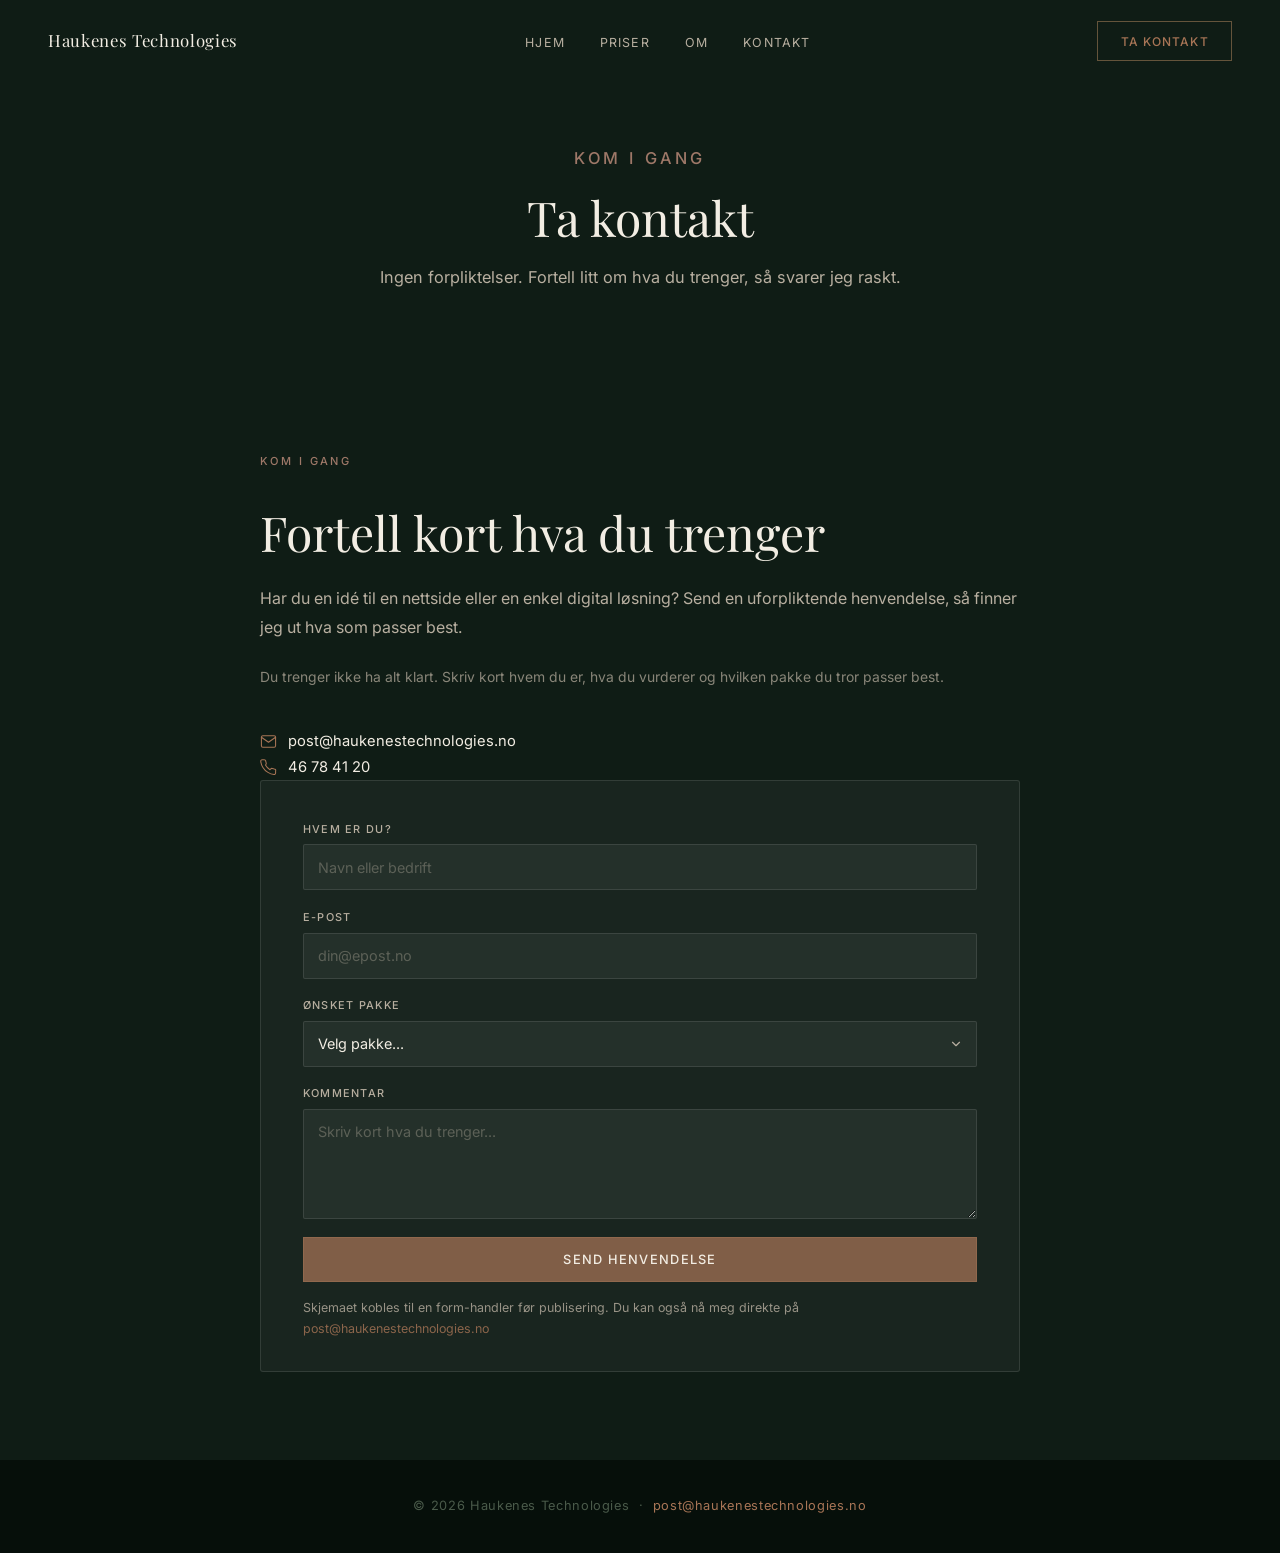
<file: kontakt.html>
<!DOCTYPE html>
<html lang="no">
<head>
  <meta charset="UTF-8" />
  <meta name="viewport" content="width=device-width, initial-scale=1.0" />
  <title>Kontakt – Haukenes Technologies</title>
  <meta name="description" content="Ta kontakt med Haukenes Technologies. Send en uforpliktende e-post, så svarer jeg raskt." />
  <link rel="preconnect" href="https://fonts.googleapis.com" />
  <link rel="preconnect" href="https://fonts.gstatic.com" crossorigin />
  <link href="https://fonts.googleapis.com/css2?family=Inter:wght@300;400;500;600&family=Playfair+Display:ital,wght@0,400;0,500;1,400&display=swap" rel="stylesheet" />
  <link rel="stylesheet" href="public/style.css" />
  <link rel="icon" href="data:image/svg+xml,<svg xmlns='http://www.w3.org/2000/svg' viewBox='0 0 32 32'><rect width='32' height='32' rx='4' fill='%230F1C15'/><text x='16' y='23' text-anchor='middle' font-family='Georgia,serif' font-size='22' fill='%23F2EDE3'>H</text></svg>">
</head>
<body>

<!-- NAV -->
<nav id="main-nav">
  <a href="/" class="nav-logo">Haukenes Technologies</a>
  <button class="nav-toggle" id="nav-toggle" aria-label="Meny" aria-expanded="false">
    <span></span><span></span><span></span>
  </button>
  <ul class="nav-links" id="nav-links">
    <li><a href="/">Hjem</a></li>
    <li><a href="/#priser">Priser</a></li>
    <li><a href="om.html">Om</a></li>
    <li><a href="kontakt.html">Kontakt</a></li>
    <li class="nav-cta-item">
      <a href="mailto:post@haukenestechnologies.no" class="btn-primary" style="font-size:0.8rem;">Ta kontakt</a>
    </li>
  </ul>
  <a href="mailto:post@haukenestechnologies.no" class="nav-cta">Ta kontakt</a>
</nav>

<!-- PAGE HERO -->
<div class="page-hero">
  <div class="container">
    <p class="section-label">Kom i gang</p>
    <h1>Ta kontakt</h1>
    <p>Ingen forpliktelser. Fortell litt om hva du trenger, så svarer jeg raskt.</p>
  </div>
</div>

<!-- CONTACT -->
<section id="contact">
  <div class="container">
    <p class="section-label">Kom i gang</p>
    <div class="contact-grid contact-page-grid">

      <div class="contact-left">
        <h2>Fortell kort hva du trenger</h2>
        <p class="contact-lead">Har du en idé til en nettside eller en enkel digital løsning? Send en uforpliktende henvendelse, så finner jeg ut hva som passer best.</p>
        <p class="contact-helper">Du trenger ikke ha alt klart. Skriv kort hvem du er, hva du vurderer og hvilken pakke du tror passer best.</p>
        <div class="contact-detail">
          <svg width="17" height="17" viewBox="0 0 24 24" fill="none" stroke="currentColor" stroke-width="1.5" stroke-linecap="round" stroke-linejoin="round" aria-hidden="true">
            <path d="M4 4h16c1.1 0 2 .9 2 2v12c0 1.1-.9 2-2 2H4c-1.1 0-2-.9-2-2V6c0-1.1.9-2 2-2z"/><polyline points="22,6 12,13 2,6"/>
          </svg>
          <a href="mailto:post@haukenestechnologies.no">post@haukenestechnologies.no</a>
        </div>
        <div class="contact-detail">
          <svg width="17" height="17" viewBox="0 0 24 24" fill="none" stroke="currentColor" stroke-width="1.5" stroke-linecap="round" stroke-linejoin="round" aria-hidden="true">
            <path d="M22 16.92v3a2 2 0 0 1-2.18 2 19.79 19.79 0 0 1-8.63-3.07A19.5 19.5 0 0 1 4.1 12 19.79 19.79 0 0 1 1.08 3.42 2 2 0 0 1 3 1h3a2 2 0 0 1 2 1.72 12.84 12.84 0 0 0 .7 2.81 2 2 0 0 1-.45 2.11L7.91 8.96a16 16 0 0 0 6.13 6.13l1.27-1.27a2 2 0 0 1 2.11-.45 12.84 12.84 0 0 0 2.81.7A2 2 0 0 1 22 16.92z"/>
          </svg>
          <a href="tel:+4746784120">46 78 41 20</a>
        </div>
      </div>

      <div class="contact-form-panel">
        <!-- TODO: Bytt REPLACE_ME med din Formspree ID (formspree.io/f/<ID>) -->
        <form class="contact-form" action="https://formspree.io/f/REPLACE_ME" method="POST">
          <div class="form-group">
            <label for="knt-name">Hvem er du?</label>
            <input type="text" id="knt-name" name="name" placeholder="Navn eller bedrift" autocomplete="name" />
          </div>
          <div class="form-group">
            <label for="knt-email">E-post</label>
            <input type="email" id="knt-email" name="email" placeholder="din@epost.no" autocomplete="email" />
          </div>
          <div class="form-group">
            <label for="knt-package">Ønsket pakke</label>
            <select id="knt-package" name="package">
              <option value="">Velg pakke...</option>
              <option value="Enkel nettside">Enkel nettside</option>
              <option value="Komplett nettside">Komplett nettside</option>
              <option value="Premium løsning">Premium løsning</option>
              <option value="Usikker / ønsker anbefaling">Usikker / ønsker anbefaling</option>
            </select>
          </div>
          <div class="form-group">
            <label for="knt-message">Kommentar</label>
            <textarea id="knt-message" name="message" placeholder="Skriv kort hva du trenger..."></textarea>
          </div>
          <button type="submit" class="contact-submit">Send henvendelse</button>
        </form>
        <p class="form-note">Skjemaet kobles til en form-handler før publisering. Du kan også nå meg direkte på <a href="mailto:post@haukenestechnologies.no">post@haukenestechnologies.no</a></p>
      </div>

    </div>
  </div>
</section>

<!-- FOOTER -->
<footer>
  <p>
    &copy; 2026 Haukenes Technologies &nbsp;&middot;&nbsp;
    <a href="mailto:post@haukenestechnologies.no">post@haukenestechnologies.no</a>
  </p>
</footer>

<script>
  const nav = document.getElementById('main-nav');
  const updateNav = () => nav.classList.toggle('scrolled', window.scrollY > 60);
  updateNav();
  window.addEventListener('scroll', updateNav, { passive: true });

  const toggle = document.getElementById('nav-toggle');
  const links  = document.getElementById('nav-links');
  let savedScrollY = 0;

  function openMenu() {
    savedScrollY = window.scrollY;
    links.classList.add('open');
    toggle.classList.add('open');
    toggle.setAttribute('aria-expanded', 'true');
    nav.classList.add('menu-open');
    document.body.style.position = 'fixed';
    document.body.style.top      = `-${savedScrollY}px`;
    document.body.style.width    = '100%';
  }

  function closeMenu() {
    links.classList.remove('open');
    toggle.classList.remove('open');
    toggle.setAttribute('aria-expanded', 'false');
    nav.classList.remove('menu-open');
    document.body.style.position = '';
    document.body.style.top      = '';
    document.body.style.width    = '';
    window.scrollTo(0, savedScrollY);
  }

  toggle.addEventListener('click', () => {
    if (links.classList.contains('open')) closeMenu(); else openMenu();
  });
  links.querySelectorAll('a').forEach(a => {
    a.addEventListener('click', closeMenu);
  });
</script>
</body>
</html>
</file>
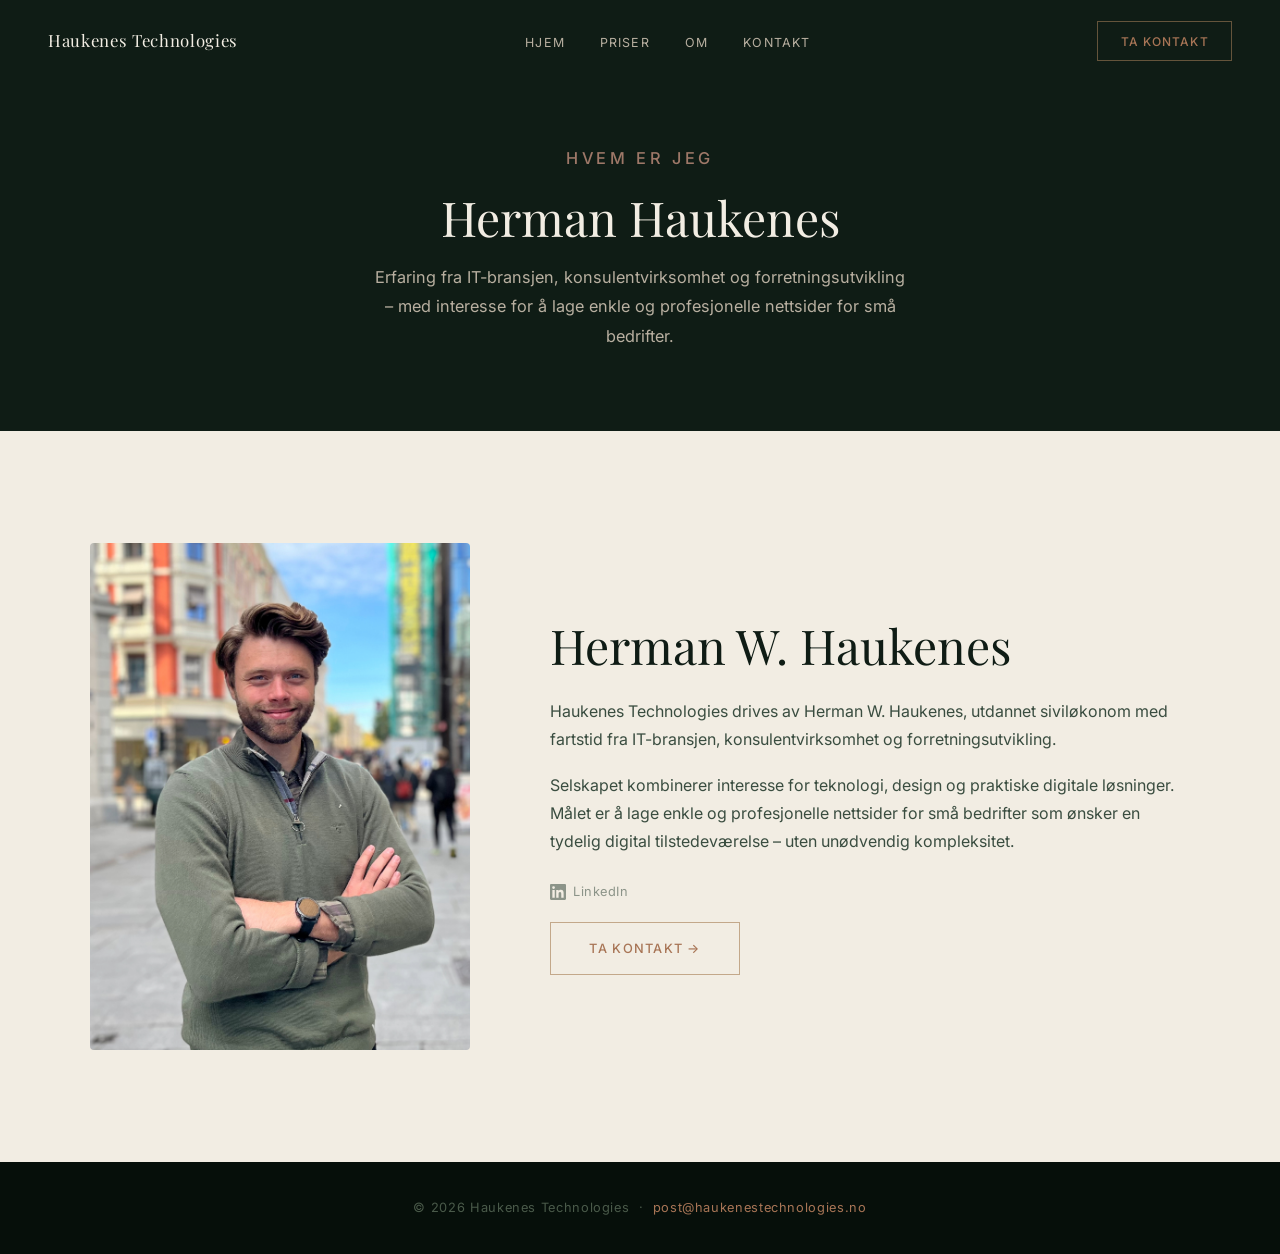
<file: om.html>
<!DOCTYPE html>
<html lang="no">
<head>
  <meta charset="UTF-8" />
  <meta name="viewport" content="width=device-width, initial-scale=1.0" />
  <title>Om – Haukenes Technologies</title>
  <meta name="description" content="Herman Haukenes lager enkle og profesjonelle nettsider for små bedrifter. Les mer om hvem som står bak Haukenes Technologies." />
  <link rel="preconnect" href="https://fonts.googleapis.com" />
  <link rel="preconnect" href="https://fonts.gstatic.com" crossorigin />
  <link href="https://fonts.googleapis.com/css2?family=Inter:wght@300;400;500;600&family=Playfair+Display:ital,wght@0,400;0,500;1,400&display=swap" rel="stylesheet" />
  <link rel="stylesheet" href="public/style.css" />
  <link rel="icon" href="data:image/svg+xml,<svg xmlns='http://www.w3.org/2000/svg' viewBox='0 0 32 32'><rect width='32' height='32' rx='4' fill='%230F1C15'/><text x='16' y='23' text-anchor='middle' font-family='Georgia,serif' font-size='22' fill='%23F2EDE3'>H</text></svg>">
</head>
<body>

<!-- NAV -->
<nav id="main-nav">
  <a href="/" class="nav-logo">Haukenes Technologies</a>
  <button class="nav-toggle" id="nav-toggle" aria-label="Meny" aria-expanded="false">
    <span></span><span></span><span></span>
  </button>
  <ul class="nav-links" id="nav-links">
    <li><a href="/">Hjem</a></li>
    <li><a href="/#priser">Priser</a></li>
    <li><a href="om.html">Om</a></li>
    <li><a href="kontakt.html">Kontakt</a></li>
    <li class="nav-cta-item">
      <a href="mailto:post@haukenestechnologies.no" class="btn-primary" style="font-size:0.8rem;">Ta kontakt</a>
    </li>
  </ul>
  <a href="mailto:post@haukenestechnologies.no" class="nav-cta">Ta kontakt</a>
</nav>

<!-- PAGE HERO -->
<div class="page-hero">
  <div class="container">
    <p class="section-label">Hvem er jeg</p>
    <h1>Herman Haukenes</h1>
    <p>Erfaring fra IT-bransjen, konsulentvirksomhet og forretningsutvikling – med interesse for å lage enkle og profesjonelle nettsider for små bedrifter.</p>
  </div>
</div>

<!-- ABOUT -->
<section id="about">
  <div class="container">
    <div class="about-grid">
      <img src="public/assets/Haukenes.jpg" alt="Herman Haukenes" class="about-img" />
      <div class="about-text">
        <h2>Herman W. Haukenes</h2>
        <p>
          Haukenes Technologies drives av Herman W. Haukenes, utdannet siviløkonom med fartstid
          fra IT-bransjen, konsulentvirksomhet og forretningsutvikling.
        </p>
        <p>
          Selskapet kombinerer interesse for teknologi, design og praktiske digitale løsninger.
          Målet er å lage enkle og profesjonelle nettsider for små bedrifter som ønsker en tydelig
          digital tilstedeværelse – uten unødvendig kompleksitet.
        </p>
        <a href="https://www.linkedin.com/in/herman-w-haukenes-b879a5126/" target="_blank" rel="noopener noreferrer" class="about-linkedin" aria-label="LinkedIn-profil">
          <svg width="16" height="16" viewBox="0 0 24 24" fill="currentColor" aria-hidden="true">
            <path d="M20.45 20.45h-3.56v-5.57c0-1.33-.03-3.04-1.85-3.04-1.85 0-2.14 1.45-2.14 2.94v5.67H9.34V9h3.41v1.56h.05c.48-.9 1.64-1.85 3.37-1.85 3.6 0 4.27 2.37 4.27 5.46v6.28zM5.34 7.43a2.07 2.07 0 1 1 0-4.14 2.07 2.07 0 0 1 0 4.14zM7.12 20.45H3.55V9h3.57v11.45zM22.23 0H1.77C.79 0 0 .77 0 1.72v20.56C0 23.23.79 24 1.77 24h20.46C23.21 24 24 23.23 24 22.28V1.72C24 .77 23.21 0 22.23 0z"/>
          </svg>
          LinkedIn
        </a>
        <a href="mailto:post@haukenestechnologies.no" class="btn-outline">Ta kontakt &rarr;</a>
      </div>
    </div>
  </div>
</section>

<!-- FOOTER -->
<footer>
  <p>
    &copy; 2026 Haukenes Technologies &nbsp;&middot;&nbsp;
    <a href="mailto:post@haukenestechnologies.no">post@haukenestechnologies.no</a>
  </p>
</footer>

<script>
  const nav = document.getElementById('main-nav');
  const updateNav = () => nav.classList.toggle('scrolled', window.scrollY > 60);
  updateNav();
  window.addEventListener('scroll', updateNav, { passive: true });

  const toggle = document.getElementById('nav-toggle');
  const links  = document.getElementById('nav-links');
  let savedScrollY = 0;

  function openMenu() {
    savedScrollY = window.scrollY;
    links.classList.add('open');
    toggle.classList.add('open');
    toggle.setAttribute('aria-expanded', 'true');
    nav.classList.add('menu-open');
    document.body.style.position = 'fixed';
    document.body.style.top      = `-${savedScrollY}px`;
    document.body.style.width    = '100%';
  }

  function closeMenu() {
    links.classList.remove('open');
    toggle.classList.remove('open');
    toggle.setAttribute('aria-expanded', 'false');
    nav.classList.remove('menu-open');
    document.body.style.position = '';
    document.body.style.top      = '';
    document.body.style.width    = '';
    window.scrollTo(0, savedScrollY);
  }

  toggle.addEventListener('click', () => {
    if (links.classList.contains('open')) closeMenu(); else openMenu();
  });
  links.querySelectorAll('a').forEach(a => {
    a.addEventListener('click', closeMenu);
  });
</script>
</body>
</html>
</file>
<file: public/style.css>
*, *::before, *::after { box-sizing: border-box; margin: 0; padding: 0; }

:root {
  --navy:         #0F1C15;
  --beige:        #F2EDE3;
  --gold:         #A87556;
  --gold-light:   #C08D6E;
  --rose:         #9E7868;
  --gray-beige:   #B8AFA0;
  --muted:        #3A4D40;
  --border:       #DDD8CC;
  --light-bg:     #F7F3EB;
  --white:        #ffffff;
  --tier-bronze:  #9E6B3A;
  --tier-silver:  #7A8E88;
  --tier-gold:    #9A841E;
}

html { scroll-behavior: smooth; }

body {
  font-family: 'Inter', sans-serif;
  background: var(--light-bg);
  color: var(--navy);
  line-height: 1.75;
  font-size: 16px;
}

/* ── NAV ─────────────────────────────────────── */
nav {
  position: fixed;
  top: 0; left: 0; right: 0;
  z-index: 100;
  display: flex;
  align-items: center;
  justify-content: space-between;
  padding: 1.3rem 3rem;
  padding-left: max(3rem, env(safe-area-inset-left));
  padding-right: max(3rem, env(safe-area-inset-right));
  transition: background 0.4s, backdrop-filter 0.4s, box-shadow 0.4s;
}
nav.scrolled {
  background: rgba(15,28,21,0.94);
  backdrop-filter: blur(12px);
  box-shadow: 0 1px 0 rgba(255,255,255,0.06);
}
.nav-logo {
  font-family: 'Playfair Display', serif;
  font-size: 1.05rem;
  color: var(--beige);
  letter-spacing: 0.04em;
  text-decoration: none;
  flex-shrink: 0;
}
.nav-links {
  display: flex;
  gap: 2.2rem;
  list-style: none;
}
.nav-links a {
  color: var(--gray-beige);
  text-decoration: none;
  font-size: 0.78rem;
  font-weight: 400;
  letter-spacing: 0.09em;
  text-transform: uppercase;
  transition: color 0.2s;
}
.nav-links a:hover { color: var(--gold); }
.nav-cta-item { display: none; }

.nav-cta {
  display: inline-block;
  padding: 0.55rem 1.4rem;
  border: 1px solid rgba(171,132,91,0.55);
  color: var(--gold);
  text-decoration: none;
  font-size: 0.75rem;
  font-weight: 500;
  letter-spacing: 0.09em;
  text-transform: uppercase;
  transition: background 0.2s, color 0.2s;
}
.nav-cta:hover { background: var(--gold); color: var(--white); }

.nav-toggle {
  display: none;
  flex-direction: column;
  gap: 5px;
  background: none;
  border: none;
  cursor: pointer;
  padding: 4px;
  z-index: 101;
}
.nav-toggle span {
  display: block;
  width: 24px;
  height: 1.5px;
  background: var(--beige);
  transition: transform 0.3s, opacity 0.3s;
}
.nav-toggle.open span:nth-child(1) { transform: translateY(6.5px) rotate(45deg); }
.nav-toggle.open span:nth-child(2) { opacity: 0; }
.nav-toggle.open span:nth-child(3) { transform: translateY(-6.5px) rotate(-45deg); }

/* ── HERO ─────────────────────────────────────── */
#hero {
  position: relative;
  height: 100vh;
  height: 100svh; /* stable small viewport height — excludes browser chrome on iOS */
  min-height: 600px;
  display: flex;
  align-items: center;
  justify-content: center;
  overflow: hidden;
  background: var(--navy);
}
.hero-video {
  position: absolute;
  inset: 0;
  width: 100%;
  height: 100%;
  object-fit: cover;
  opacity: 0;
  transition: opacity 1.4s ease-in-out;
}
.hero-video.active { opacity: 0.48; }
.hero-overlay {
  position: absolute;
  inset: 0;
  background: linear-gradient(
    160deg,
    rgba(15,28,21,0.5) 0%,
    rgba(15,28,21,0.65) 55%,
    rgba(15,28,21,0.9) 100%
  );
}
.hero-content {
  position: relative;
  z-index: 2;
  text-align: center;
  padding: 0 2rem;
  max-width: 1100px;
}
.hero-brand {
  font-family: 'Playfair Display', serif;
  font-size: clamp(2.2rem, 3.2vw, 3.1rem);
  font-weight: 400;
  letter-spacing: -0.03em;
  color: var(--beige);
  margin-bottom: 1.2rem;
  line-height: 1.05;
}
.hero-typing-wrap {
  height: 2rem;
  margin-bottom: 1.1rem;
  display: flex;
  align-items: center;
  justify-content: center;
}
.hero-typing {
  font-size: clamp(0.78rem, 1.3vw, 0.94rem);
  letter-spacing: 0.2em;
  text-transform: uppercase;
  color: var(--gold-light);
  font-weight: 400;
}
.hero-typing-cursor {
  display: inline-block;
  width: 2px;
  height: 0.9em;
  background: var(--gold-light);
  margin-left: 2px;
  vertical-align: middle;
  animation: cursorBlink 0.8s step-end infinite;
}
@keyframes cursorBlink {
  0%, 100% { opacity: 1; }
  50% { opacity: 0; }
}
.hero-title {
  font-family: 'Playfair Display', serif;
  font-size: clamp(1.25rem, 2vw, 1.7rem);
  color: rgba(242, 237, 227, 0.88);
  font-weight: 400;
  line-height: 1.15;
  margin-top: 0.5rem;
  margin-bottom: 2rem;
}
.hero-sub {
  font-size: clamp(0.92rem, 1.7vw, 1.06rem);
  color: var(--gray-beige);
  font-weight: 300;
  max-width: 540px;
  margin: 0 auto 2.4rem;
  line-height: 1.85;
  opacity: 0.88;
}
.hero-cta {
  display: flex;
  gap: 1rem;
  justify-content: center;
  flex-wrap: wrap;
}

.scroll-hint {
  position: absolute;
  bottom: 2.8rem;
  left: 50%;
  transform: translateX(-50%);
  z-index: 2;
  display: flex;
  flex-direction: column;
  align-items: center;
  gap: 8px;
  color: var(--gray-beige);
  font-size: 0.62rem;
  letter-spacing: 0.16em;
  text-transform: uppercase;
  opacity: 0.4;
}
.scroll-hint::after {
  content: '';
  display: block;
  width: 1px;
  height: 40px;
  background: var(--gray-beige);
  animation: scrollLine 1.8s ease-in-out infinite;
}
@keyframes scrollLine {
  0%   { opacity: 0; transform: scaleY(0); transform-origin: top; }
  50%  { opacity: 1; transform: scaleY(1); transform-origin: top; }
  100% { opacity: 0; transform: scaleY(1); transform-origin: bottom; }
}

/* ── PAGE HERO (sub-pages) ───────────────────── */
.page-hero {
  background: var(--navy);
  padding: 9rem 1.5rem 5rem;
  text-align: center;
}
.page-hero .section-label { color: var(--rose); margin-bottom: 1rem; }
.page-hero h1 {
  font-family: 'Playfair Display', serif;
  font-size: clamp(2rem, 4vw, 3rem);
  color: var(--beige);
  font-weight: 400;
  line-height: 1.2;
  margin-bottom: 1rem;
}
.page-hero p {
  color: var(--gray-beige);
  font-size: 1.02rem;
  max-width: 540px;
  margin: 0 auto;
  line-height: 1.8;
}

/* ── BUTTONS ─────────────────────────────────── */
.btn-primary {
  display: inline-block;
  padding: 0.9rem 2.4rem;
  background: rgba(168,117,86,0.72);
  color: var(--beige);
  text-decoration: none;
  font-size: 0.8rem;
  font-weight: 500;
  letter-spacing: 0.1em;
  text-transform: uppercase;
  border: 1px solid rgba(168,117,86,0.4);
  cursor: pointer;
  transition: background 0.25s, transform 0.2s;
}
.btn-primary:hover { background: rgba(168,117,86,0.88); transform: translateY(-1px); }

.btn-outline {
  display: inline-block;
  padding: 0.9rem 2.4rem;
  border: 1px solid rgba(171,132,91,0.65);
  color: var(--gold);
  text-decoration: none;
  font-size: 0.8rem;
  font-weight: 500;
  letter-spacing: 0.1em;
  text-transform: uppercase;
  background: transparent;
  cursor: pointer;
  transition: background 0.25s, color 0.25s, border-color 0.25s, transform 0.2s;
}
.btn-outline:hover { background: var(--gold); color: var(--white); border-color: var(--gold); transform: translateY(-1px); }

.btn-outline-light {
  display: inline-block;
  padding: 0.9rem 2.4rem;
  border: 1px solid rgba(237,234,226,0.35);
  color: var(--beige);
  text-decoration: none;
  font-size: 0.8rem;
  font-weight: 500;
  letter-spacing: 0.1em;
  text-transform: uppercase;
  background: transparent;
  cursor: pointer;
  transition: background 0.25s, border-color 0.25s, transform 0.2s;
}
.btn-outline-light:hover { background: rgba(255,255,255,0.08); border-color: rgba(237,234,226,0.6); transform: translateY(-1px); }

/* ── SHARED ───────────────────────────────────── */
section { padding: 7rem 1.5rem; }
.container { max-width: 1100px; margin: 0 auto; }

.section-label {
  font-size: 0.69rem;
  letter-spacing: 0.22em;
  text-transform: uppercase;
  color: var(--gold);
  font-weight: 500;
  margin-bottom: 0.9rem;
}
h2 {
  font-family: 'Playfair Display', serif;
  font-size: clamp(1.9rem, 4vw, 3rem);
  font-weight: 400;
  line-height: 1.2;
  margin-bottom: 1.4rem;
  color: var(--navy);
}
.lead {
  font-size: 1.04rem;
  color: var(--muted);
  max-width: 640px;
  line-height: 1.85;
}

/* ── SERVICES ─────────────────────────────────── */
#services { background: var(--light-bg); }

.value-items {
  display: grid;
  grid-template-columns: repeat(4, 1fr);
  gap: 1.2rem;
  margin-top: 3rem;
}

.insight-box {
  display: flex;
  align-items: flex-start;
  gap: 1.7rem;
  margin-top: 2.2rem;
  padding: 1.6rem 1.8rem;
  background: var(--white);
  border: 1px solid var(--border);
  border-left: 3px solid var(--gold);
  border-radius: 2px;
}
.insight-icon {
  width: 26px;
  height: 26px;
  color: var(--gold);
  flex-shrink: 0;
  margin-top: 1px;
}
.insight-title {
  font-family: 'Playfair Display', serif;
  font-size: 0.95rem;
  font-weight: 400;
  color: var(--navy);
  line-height: 1.55;
  margin: 0 0 0.5rem;
}
.insight-title strong {
  font-style: normal;
  font-weight: 600;
}
.insight-body {
  font-size: 0.84rem;
  color: var(--muted);
  line-height: 1.8;
  margin: 0;
}
.value-icon {
  display: block;
  width: 22px;
  height: 22px;
  color: var(--gold);
  margin-bottom: 0.9rem;
  flex-shrink: 0;
}
.value-item {
  background: var(--white);
  border: 1px solid var(--border);
  border-radius: 2px;
  padding: 1.5rem 1.4rem;
}
.value-item h3 {
  font-family: 'Playfair Display', serif;
  font-size: 1rem;
  font-weight: 500;
  color: var(--navy);
  margin: 0 0 0.55rem;
}
.value-item p {
  font-size: 0.84rem;
  color: var(--muted);
  line-height: 1.75;
  margin: 0;
}

/* ── PROCESS ──────────────────────────────────── */
#process { background: var(--navy); }
#process h2 { color: var(--beige); }
#process .section-label { color: var(--rose); }
#process .lead { color: var(--gray-beige); max-width: 620px; }

.tier-grid {
  display: grid;
  grid-template-columns: 1fr 56px 1fr 56px 1fr;
  align-items: start;
  margin-top: 4rem;
  gap: 0;
}
.tier-connector {
  display: flex;
  align-items: center;
  justify-content: center;
  padding-top: 88px;
}
.tier-connector svg { opacity: 0.28; }
.tier-card { display: flex; flex-direction: column; align-items: center; gap: 1.6rem; }
.tier-monitor {
  width: 100%;
  max-width: 260px;
  height: auto;
  display: block;
  transition: transform 0.28s ease, filter 0.28s ease;
}
.tier-card:hover .tier-monitor { transform: translateY(-5px); filter: brightness(1.1); }
.tier-badge {
  font-size: 0.62rem;
  letter-spacing: 0.2em;
  text-transform: uppercase;
  font-weight: 600;
  padding: 0.3rem 1rem;
  border-radius: 2px;
}
.tier-card--bronze .tier-badge { color: var(--tier-bronze); border: 1px solid rgba(158,107,58,0.45); background: rgba(158,107,58,0.07); }
.tier-card--silver .tier-badge { color: var(--tier-silver); border: 1px solid rgba(122,142,136,0.45); background: rgba(122,142,136,0.07); }
.tier-card--gold   .tier-badge { color: var(--tier-gold);   border: 1px solid rgba(154,132,30,0.45);  background: rgba(154,132,30,0.07); }
.tier-info { text-align: center; max-width: 260px; }
.tier-info h3 { font-family: 'Playfair Display', serif; font-size: 1.25rem; font-weight: 400; color: var(--beige); margin-bottom: 0.3rem; }
.tier-info h4 { font-size: 0.72rem; font-weight: 500; letter-spacing: 0.1em; text-transform: uppercase; color: var(--gray-beige); margin-bottom: 0.9rem; }
.tier-info p { font-size: 0.855rem; color: var(--gray-beige); line-height: 1.8; }

/* ── PRICING ──────────────────────────────────── */
#pricing { background: #F3EEE5; }
#priser  { background: #F3EEE5; scroll-margin-top: 120px; padding-top: 8rem; }

.pricing-grid {
  display: grid;
  grid-template-columns: repeat(3, 1fr);
  gap: 1.5rem;
  margin-top: 3.5rem;
  align-items: stretch;
}
.price-card {
  background: #FFFDF8;
  border: 1px solid #DED5C8;
  border-radius: 2px;
  padding: 2.4rem 2.2rem 2.2rem;
  display: flex;
  flex-direction: column;
  box-shadow: 0 16px 40px rgba(16,32,24,0.07);
}
.price-card.featured {
  background: #1F2822;
  border: 1.5px solid #1F2822;
  box-shadow: 0 24px 64px rgba(15,28,21,0.20);
  transform: translateY(-8px);
}
.featured-label {
  display: inline-block;
  background: #A96A5D;
  color: #F7F2E8;
  font-size: 0.68rem;
  letter-spacing: 0.12em;
  text-transform: uppercase;
  font-weight: 600;
  padding: 0.45rem 0.75rem;
  border-radius: 999px;
  margin-bottom: 1.2rem;
}
.price-card.featured h3 { color: #F7F2E8; }
.price-card.featured .price-for { color: #D8CFC0; border-bottom-color: rgba(247,242,232,0.18); }
.price-card.featured .price-amount { color: #F7F2E8; font-size: 2.2rem; margin-top: 0.3rem; }
.price-card.featured .price-note { color: #BFB3A4; }
.price-card.featured .price-features li { color: #D8CFC0; border-bottom-color: rgba(247,242,232,0.18); }
.price-card.featured .price-features li svg { color: #C8906A; }
.price-card.featured .price-disclaimer { color: #BFB3A4; border-top-color: rgba(247,242,232,0.18); }
.price-card h3 { font-family: 'Playfair Display', serif; font-size: 1.4rem; font-weight: 400; color: #102018; margin-bottom: 0.7rem; }
.price-for { font-size: 0.84rem; color: #5F6B61; line-height: 1.65; padding-bottom: 1.2rem; border-bottom: 1px solid #E8E0D5; margin-bottom: 1.4rem; }
.price-amount { font-size: 2rem; font-weight: 300; color: #102018; letter-spacing: -0.02em; margin-bottom: 0.15rem; }
.price-amount strong { font-weight: 600; }
.price-note { font-size: 0.73rem; color: #7A867A; margin-bottom: 1.6rem; }
.price-features { list-style: none; flex: 1; margin-bottom: 1.4rem; }
.price-features li {
  font-size: 0.87rem;
  color: #102018;
  padding: 0.48rem 0;
  border-bottom: 1px solid #E8E0D5;
  display: flex;
  align-items: flex-start;
  gap: 0.65rem;
}
.price-features li:last-child { border-bottom: none; }
.price-features li svg { color: #A8795D; flex-shrink: 0; margin-top: 3px; }
.price-disclaimer { font-size: 0.73rem; color: #7A867A; line-height: 1.6; padding-top: 1rem; border-top: 1px solid #E8E0D5; margin-bottom: 1.6rem; }

/* Pricing button overrides */
.price-card .btn-outline {
  border: 1px solid #A8795D;
  color: #8E634A;
  background: transparent;
}
.price-card .btn-outline:hover { background: #FFF9F1; color: #8E634A; transform: none; }
.price-card.featured .btn-primary { background: #F7F2E8; color: #1F2822; border-color: #F7F2E8; }
.price-card.featured .btn-primary:hover { background: #EDE4D8; transform: none; }

/* ── DOMAIN INFO ──────────────────────────────── */
.domain-box {
  display: flex;
  align-items: flex-start;
  gap: 1.8rem;
  background: #FFFDF8;
  border: 1px solid #DED5C8;
  border-left: 3px solid #A8795D;
  border-radius: 2px;
  padding: 2rem 2.4rem;
  margin-top: 2.8rem;
}
.domain-box-icon { flex-shrink: 0; color: #A8795D; width: 28px; height: 28px; margin-top: 0.15rem; }
.domain-box h4 { font-size: 1rem; font-weight: 600; color: #102018; margin-bottom: 0.55rem; }
.domain-box p { font-size: 0.88rem; color: #5F6B61; line-height: 1.8; margin: 0; }

/* ── HOW IT WORKS (priser.html) ───────────────── */
#how-it-works { background: var(--navy); }
#how-it-works h2 { color: var(--beige); }
#how-it-works .section-label { color: var(--rose); }
#how-it-works .lead { color: var(--gray-beige); max-width: 580px; }

.process-steps {
  display: grid;
  grid-template-columns: repeat(5, 1fr);
  gap: 2rem 1.8rem;
  margin-top: 3.5rem;
}
.process-step { display: flex; flex-direction: column; gap: 0.9rem; }
.process-num {
  font-family: 'Playfair Display', serif;
  font-size: 2.2rem;
  font-weight: 400;
  color: rgba(168,117,86,0.38);
  line-height: 1;
}
.process-step h4 {
  font-size: 0.9rem;
  font-weight: 600;
  color: var(--beige);
  margin: 0;
}
.process-step p {
  font-size: 0.845rem;
  color: var(--gray-beige);
  line-height: 1.8;
  margin: 0;
}

/* ── HANDOVER ─────────────────────────────────── */
#handover { background: var(--light-bg); }

.assurance-grid { display: grid; grid-template-columns: repeat(3, 1fr); gap: 1.5rem; margin-top: 3.5rem; }
.assurance-card {
  display: flex;
  flex-direction: column;
  gap: 1.1rem;
  padding: 2.6rem 2.2rem;
  background: var(--white);
  border: 1px solid var(--border);
  border-radius: 3px;
  transition: box-shadow 0.24s ease;
}
.assurance-card:hover { box-shadow: 0 6px 24px rgba(15,28,21,0.07); }
.assurance-icon { width: 42px; height: 42px; color: var(--gold); flex-shrink: 0; }
.assurance-card h4 { font-size: 1rem; font-weight: 600; color: var(--navy); margin: 0; }
.assurance-card p { font-size: 0.895rem; color: var(--muted); line-height: 1.82; margin: 0; }
.assurance-note {
  margin-top: 2.5rem;
  padding: 1.3rem 2rem;
  border-left: 3px solid var(--gold);
  background: rgba(168,117,86,0.06);
  font-size: 0.96rem;
  font-style: italic;
  color: var(--navy);
  line-height: 1.7;
}

/* ── ABOUT ────────────────────────────────────── */
#about { background: var(--beige); }
.about-grid { display: grid; grid-template-columns: 380px 1fr; gap: 5rem; align-items: center; }
.about-img { width: 100%; aspect-ratio: 3 / 4; object-fit: cover; object-position: center top; border-radius: 4px; display: block; }
.about-text h2 { margin-bottom: 1.4rem; }
.about-text p { margin-bottom: 1.1rem; color: var(--muted); }
.about-text p:last-of-type { margin-bottom: 1.6rem; }
.about-linkedin {
  display: flex;
  align-items: center;
  gap: 0.45rem;
  color: var(--muted);
  font-size: 0.8rem;
  letter-spacing: 0.04em;
  text-decoration: none;
  opacity: 0.55;
  transition: opacity 0.2s, color 0.2s;
  margin-bottom: 1.2rem;
}
.about-linkedin:hover { color: #0A66C2; opacity: 1; }

/* ── CONTACT ──────────────────────────────────── */
#contact { background: var(--navy); padding: 5rem 1.5rem 5.5rem; }
#contact .container { max-width: 760px; }
#contact h2 { color: var(--beige); }
#contact .section-label { color: var(--rose); }
#contact .lead { color: var(--gray-beige); }

.contact-left { margin-top: 2rem; }
.contact-left p { font-size: 0.95rem; color: var(--gray-beige); line-height: 1.85; margin-bottom: 1.5rem; }

.contact-details-inline {
  display: flex;
  gap: 2.8rem;
  margin: 0.4rem 0 1.8rem;
  flex-wrap: wrap;
}
.contact-detail {
  display: flex;
  align-items: center;
  gap: 0.7rem;
}
.contact-detail svg { color: var(--gold); flex-shrink: 0; }
.contact-detail a { color: var(--beige); text-decoration: none; font-size: 0.92rem; transition: color 0.2s; }
.contact-detail a:hover { color: var(--gold); }

/* ── CONTACT FORM ─────────────────────────────── */
.contact-form { margin-top: 2rem; }
.form-group {
  display: flex;
  flex-direction: column;
  gap: 0.35rem;
  margin-bottom: 1.1rem;
}
.form-group label {
  font-size: 0.68rem;
  letter-spacing: 0.12em;
  text-transform: uppercase;
  color: var(--gray-beige);
  font-weight: 500;
}
.form-group input,
.form-group select,
.form-group textarea {
  background: rgba(255,255,255,0.05);
  border: 1px solid rgba(255,255,255,0.1);
  border-radius: 2px;
  padding: 0.7rem 0.9rem;
  color: var(--beige);
  font-family: 'Inter', sans-serif;
  font-size: 0.9rem;
  line-height: 1.5;
  outline: none;
  transition: border-color 0.2s, background 0.2s;
  width: 100%;
}
.form-group input::placeholder,
.form-group textarea::placeholder { color: rgba(184,175,160,0.38); }
.form-group input:focus,
.form-group select:focus,
.form-group textarea:focus {
  border-color: rgba(168,117,86,0.65);
  background: rgba(255,255,255,0.07);
}
.form-group select {
  appearance: none;
  -webkit-appearance: none;
  cursor: pointer;
  background-image: url("data:image/svg+xml,%3Csvg xmlns='http://www.w3.org/2000/svg' width='12' height='12' viewBox='0 0 24 24' fill='none' stroke='%23B8AFA0' stroke-width='2' stroke-linecap='round' stroke-linejoin='round'%3E%3Cpolyline points='6 9 12 15 18 9'/%3E%3C/svg%3E");
  background-repeat: no-repeat;
  background-position: right 0.85rem center;
  background-size: 14px;
  padding-right: 2.4rem;
}
.form-group select option { background: var(--navy); color: var(--beige); }
.form-group textarea { resize: vertical; min-height: 110px; }
.contact-submit {
  display: block;
  width: 100%;
  padding: 0.9rem 2.4rem;
  background: rgba(168,117,86,0.72);
  color: var(--beige);
  font-family: 'Inter', sans-serif;
  font-size: 0.8rem;
  font-weight: 500;
  letter-spacing: 0.1em;
  text-transform: uppercase;
  border: 1px solid rgba(168,117,86,0.4);
  border-radius: 0;
  cursor: pointer;
  transition: background 0.25s, transform 0.2s;
  margin-top: 0.4rem;
}
.contact-submit:hover { background: rgba(168,117,86,0.88); transform: translateY(-1px); }

.form-note {
  font-size: 0.78rem;
  color: var(--gray-beige);
  line-height: 1.7;
  margin-top: 0.9rem;
  opacity: 0.8;
}
.form-note a { color: var(--gold); text-decoration: none; }
.form-note a:hover { text-decoration: underline; }

/* ── CONTACT PAGE LAYOUT (kontakt.html) ────────── */
.contact-page-grid { margin-top: 2rem; gap: 4rem; }
.contact-page-grid .contact-lead {
  font-size: 1rem;
  color: var(--gray-beige);
  line-height: 1.85;
  margin-bottom: 1.4rem;
}
.contact-page-grid .contact-helper {
  font-size: 0.87rem;
  color: rgba(184,175,160,0.72);
  line-height: 1.82;
  margin-bottom: 2.4rem;
}
.contact-form-panel {
  background: rgba(255,255,255,0.045);
  border: 1px solid rgba(255,255,255,0.11);
  border-radius: 3px;
  padding: 2.4rem 2.6rem 2rem;
  align-self: start;
}
.contact-form-panel .contact-form { margin-top: 0; }

/* ── FOOTER ───────────────────────────────────── */
footer {
  background: #060F0A;
  color: #4A5A4A;
  text-align: center;
  padding: 2.2rem 1.5rem;
  font-size: 0.8rem;
  letter-spacing: 0.05em;
}
footer a { color: var(--gold); text-decoration: none; }
footer a:hover { text-decoration: underline; }

/* ── RESPONSIVE ───────────────────────────────── */
@media (max-width: 1000px) {
  .pricing-grid { grid-template-columns: 1fr; max-width: 480px; margin-left: auto; margin-right: auto; }
  .price-card.featured { transform: none; }
}

@media (max-width: 900px) {
  .value-items { grid-template-columns: repeat(2, 1fr); }
  .tier-grid { grid-template-columns: 1fr; gap: 2.5rem; }
  .tier-connector { display: none; }
  .about-grid { grid-template-columns: 1fr; gap: 3rem; }
  .process-steps { grid-template-columns: repeat(2, 1fr); gap: 2rem; }
}

@media (max-width: 768px) {
  nav {
    padding: 1.1rem 1.5rem;
    padding-left: max(1.5rem, env(safe-area-inset-left));
    padding-right: max(1.5rem, env(safe-area-inset-right));
  }
  .nav-links { display: none; }
  .nav-cta   { display: none; }
  .nav-toggle { display: flex; }

  /*
   * Menu-open: expand the fixed nav to full screen.
   * This avoids the iOS Safari bug where position:fixed inside a fixed parent
   * creates incorrect stacking and bleed-through.
   */
  nav.menu-open {
    bottom: 0;
    background: var(--navy) !important;
    -webkit-backdrop-filter: none !important;
    backdrop-filter: none !important;
    box-shadow: none !important;
  }

  /* Menu list fills the expanded nav using position:absolute */
  .nav-links.open {
    display: flex;
    flex-direction: column;
    position: absolute;
    inset: 0;
    background: transparent;
    align-items: center;
    justify-content: center;
    gap: 2.8rem;
    padding-top: 5rem;
    padding-bottom: max(2rem, env(safe-area-inset-bottom));
    overflow-y: auto;
    -webkit-overflow-scrolling: touch;
  }
  .nav-links.open a { font-size: 1.1rem; color: var(--beige); }
  .nav-cta-item { display: block; }

  section { padding: 5rem 1.3rem; }

  /* Hero video: per-video focal point on portrait screens */
  .hero-video        { object-position: center 30%; }
  .hero-video--h2    { object-position: 78% center; }
  .hero-video--h3-4  { object-position: 18% center; }

  /* Darker overlay on mobile — stable and controlled regardless of video frame */
  .hero-overlay {
    background: linear-gradient(
      160deg,
      rgba(15,28,21,0.72) 0%,
      rgba(15,28,21,0.86) 55%,
      rgba(15,28,21,0.97) 100%
    );
  }

  .contact-form-panel { padding: 1.8rem 1.4rem 1.6rem; }
  .contact-details-inline { flex-direction: column; gap: 0.8rem; margin-bottom: 1.4rem; }
  .assurance-grid { grid-template-columns: 1fr; }

  .hero-brand { font-size: clamp(1.35rem, 6.8vw, 3.4rem); white-space: nowrap; }
  .hero-title { white-space: normal; }
  .hero-cta { flex-direction: column; align-items: center; }
  .hero-cta a { width: 100%; max-width: 260px; text-align: center; }

  /* Hero: pad bottom so content floats up from Safari UI bar */
  #hero { padding-bottom: max(3.5rem, env(safe-area-inset-bottom)); }

  /* Typing text: hide on mobile — static hero-title takes over */
  .hero-typing-wrap { display: none; }

  /* Scroll indicator: hides into Safari bottom bar — remove on mobile */
  .scroll-hint { display: none; }

  /* Anchor scroll: compensate for fixed nav on mobile */
  html { scroll-padding-top: 68px; }
  #services, #process, #priser, #pricing, #handover, #contact {
    scroll-margin-top: 68px;
  }
  #priser { padding-bottom: max(5rem, calc(env(safe-area-inset-bottom) + 4rem)); }

  /* Insight box: tighter on mobile */
  .insight-box { padding: 1.1rem 1.3rem; gap: 1rem; }
  .insight-icon { width: 20px; height: 20px; }
}

@media (max-width: 480px) {
  .value-items { grid-template-columns: 1fr; gap: 0.85rem; }
  .value-item { padding: 1.2rem 1.2rem; }
  .process-steps { grid-template-columns: 1fr; }
  .domain-box { flex-direction: column; gap: 1rem; }
}

@media (prefers-reduced-motion: reduce) {
  html { scroll-behavior: auto; }
  .hero-video { display: none; }
  .scroll-hint::after { animation: none; }
  .btn-primary:hover,
  .btn-outline:hover,
  .btn-outline-light:hover { transform: none; }
}
</file>
